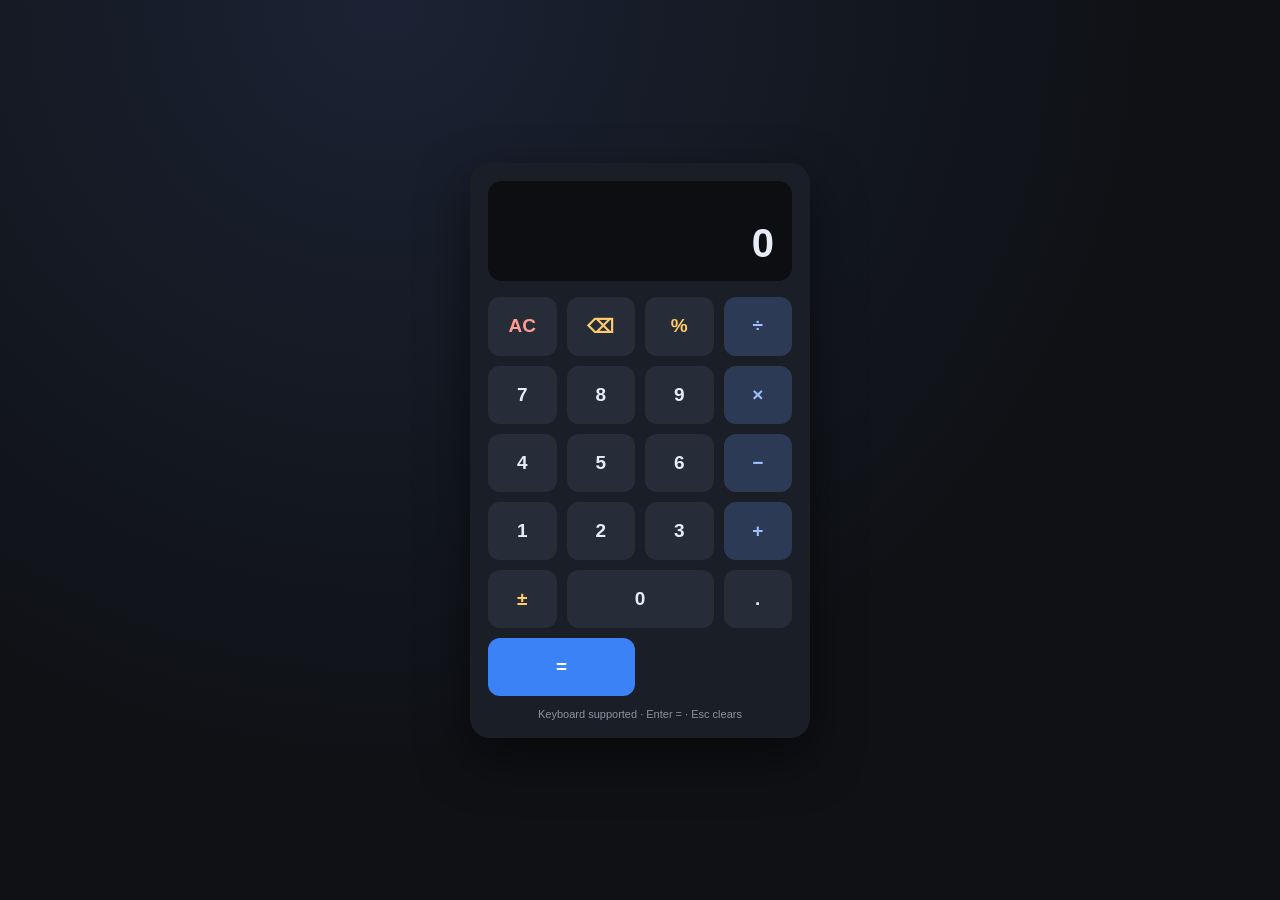
<file: static/downloads/calculator.html>
<!DOCTYPE html>
<html lang="en">
<head>
<meta charset="UTF-8">
<meta name="viewport" content="width=device-width, initial-scale=1.0">
<title>Calculator</title>
<style>
  :root {
    --bg: #0f1115;
    --panel: #1a1e26;
    --key: #262c38;
    --key-hover: #323a49;
    --op: #2d3a55;
    --eq: #3b82f6;
    --eq-hover: #2f6fd6;
    --accent: #e6edf7;
    --muted: #8b93a3;
    --danger: #b4534b;
  }
  * { box-sizing: border-box; }
  body {
    margin: 0;
    min-height: 100vh;
    display: grid;
    place-items: center;
    background: radial-gradient(circle at 30% 0%, #1b2233, var(--bg) 60%);
    font-family: -apple-system, BlinkMacSystemFont, "Segoe UI", Roboto, Helvetica, Arial, sans-serif;
    color: var(--accent);
  }
  .calc {
    width: 340px;
    background: var(--panel);
    border-radius: 20px;
    padding: 18px;
    box-shadow: 0 20px 50px rgba(0,0,0,.5);
  }
  .screen {
    background: #0c0e12;
    border-radius: 14px;
    padding: 16px 18px;
    text-align: right;
    margin-bottom: 16px;
    min-height: 88px;
    display: flex;
    flex-direction: column;
    justify-content: flex-end;
    overflow: hidden;
  }
  .history {
    font-size: 14px;
    color: var(--muted);
    min-height: 18px;
    white-space: nowrap;
    overflow: hidden;
    text-overflow: ellipsis;
    direction: ltr;
  }
  .display {
    font-size: 40px;
    font-weight: 600;
    line-height: 1.1;
    margin-top: 6px;
    white-space: nowrap;
    overflow: hidden;
    text-overflow: ellipsis;
    direction: ltr;
  }
  .keys {
    display: grid;
    grid-template-columns: repeat(4, 1fr);
    gap: 10px;
  }
  button {
    border: 0;
    border-radius: 12px;
    padding: 18px 0;
    font-size: 19px;
    font-weight: 600;
    color: var(--accent);
    background: var(--key);
    cursor: pointer;
    transition: background .12s ease, transform .05s ease;
    user-select: none;
  }
  button:hover { background: var(--key-hover); }
  button:active { transform: scale(.96); }
  .fn { color: #ffcb6b; }
  .op { background: var(--op); color: #9ec1ff; }
  .op:hover { background: #37476a; }
  .eq {
    background: var(--eq);
    grid-column: span 2;
    color: #fff;
  }
  .eq:hover { background: var(--eq-hover); }
  .zero { grid-column: span 2; }
  .clr { color: #ff9b93; }
  .hint {
    text-align: center;
    color: var(--muted);
    font-size: 11px;
    margin-top: 12px;
  }
</style>
</head>
<body>
  <div class="calc">
    <div class="screen">
      <div class="history" id="history"></div>
      <div class="display" id="display">0</div>
    </div>
    <div class="keys" id="keys">
      <button class="fn clr" data-action="clear">AC</button>
      <button class="fn" data-action="backspace">⌫</button>
      <button class="fn" data-action="percent">%</button>
      <button class="op" data-op="/">÷</button>

      <button data-num="7">7</button>
      <button data-num="8">8</button>
      <button data-num="9">9</button>
      <button class="op" data-op="*">×</button>

      <button data-num="4">4</button>
      <button data-num="5">5</button>
      <button data-num="6">6</button>
      <button class="op" data-op="-">−</button>

      <button data-num="1">1</button>
      <button data-num="2">2</button>
      <button data-num="3">3</button>
      <button class="op" data-op="+">+</button>

      <button class="fn" data-action="sign">±</button>
      <button class="zero" data-num="0">0</button>
      <button data-action="dot">.</button>
      <button class="eq" data-action="equals">=</button>
    </div>
    <div class="hint">Keyboard supported · Enter = · Esc clears</div>
  </div>

<script>
(function () {
  "use strict";

  var display = document.getElementById("display");
  var historyEl = document.getElementById("history");

  // state
  var current = "0";     // the number being typed
  var stored = null;     // { value: number, op: string }
  var lastResult = null; // for repeated "="

  function formatNumber(n) {
    if (!isFinite(n)) return "Error";
    // avoid floating point noise, keep up to 12 significant digits
    var s = parseFloat(n.toPrecision(12)).toString();
    if (s.indexOf("e") >= 0) return s;
    return s;
  }

  function render() {
    display.textContent = current;
    historyEl.textContent = stored ? formatNumber(stored.value) + " " + prettyOp(stored.op) : "";
  }

  function prettyOp(op) {
    return { "+": "+", "-": "−", "*": "×", "/": "÷" }[op] || op;
  }

  function inputDigit(d) {
    if (current === "0") {
      current = d;
    } else if (current === "-0") {
      current = "-" + d;
    } else {
      current += d;
    }
    render();
  }

  function inputDot() {
    if (current.indexOf(".") === -1) current += ".";
    render();
  }

  function toggleSign() {
    if (current.charAt(0) === "-") current = current.slice(1);
    else if (current !== "0") current = "-" + current;
    render();
  }

  function percent() {
    var v = parseFloat(current);
    if (isNaN(v)) return;
    // if we're in the middle of "a + b%", treat b% as a fraction of a
    if (stored && (stored.op === "+" || stored.op === "-")) {
      v = stored.value * v / 100;
    } else {
      v = v / 100;
    }
    current = formatNumber(v);
    render();
  }

  function clearAll() {
    current = "0";
    stored = null;
    lastResult = null;
    render();
  }

  function backspace() {
    if (current.length > 1) {
      current = current.slice(0, -1);
      if (current === "-" || current === "") current = "0";
    } else {
      current = "0";
    }
    render();
  }

  function compute(a, b, op) {
    switch (op) {
      case "+": return a + b;
      case "-": return a - b;
      case "*": return a * b;
      case "/": return b === 0 ? NaN : a / b;
      default: return b;
    }
  }

  function applyOperator(op) {
    var value = parseFloat(current);
    if (isNaN(value)) return;
    if (stored !== null) {
      var result = compute(stored.value, value, stored.op);
      if (isNaN(result) || !isFinite(result)) {
        current = "Error";
        stored = null;
        render();
        return;
      }
      stored = { value: result, op: op };
      current = formatNumber(result);
    } else {
      stored = { value: value, op: op };
      current = "0";
    }
    lastResult = null;
    render();
  }

  function equals() {
    var value = parseFloat(current);
    if (stored !== null) {
      var result = compute(stored.value, value, stored.op);
      if (isNaN(result) || !isFinite(result)) {
        current = "Error";
        stored = null;
        render();
        return;
      }
      historyEl.textContent = formatNumber(stored.value) + " " + prettyOp(stored.op) + " " + formatNumber(value) + " =";
      current = formatNumber(result);
      lastResult = { value: value, op: stored.op };
      stored = null;
      display.textContent = current;
      return;
    }
    // repeat last operation: 5 + 3 = => 8, = => 11
    if (lastResult) {
      var r = compute(parseFloat(current), lastResult.value, lastResult.op);
      current = formatNumber(r);
      render();
    }
  }

  // ---- event wiring ----
  document.getElementById("keys").addEventListener("click", function (e) {
    var btn = e.target.closest("button");
    if (!btn) return;
    handle(btn);
  });

  function handle(btn) {
    if (btn.dataset.num !== undefined) return inputDigit(btn.dataset.num);
    if (btn.dataset.op !== undefined) return applyOperator(btn.dataset.op);
    switch (btn.dataset.action) {
      case "clear": return clearAll();
      case "backspace": return backspace();
      case "percent": return percent();
      case "sign": return toggleSign();
      case "dot": return inputDot();
      case "equals": return equals();
    }
  }

  document.addEventListener("keydown", function (e) {
    var k = e.key;
    if (k >= "0" && k <= "9") { inputDigit(k); e.preventDefault(); }
    else if (k === ".") { inputDot(); e.preventDefault(); }
    else if (k === "+" || k === "-" || k === "*" || k === "/") { applyOperator(k); e.preventDefault(); }
    else if (k === "Enter" || k === "=") { equals(); e.preventDefault(); }
    else if (k === "Backspace") { backspace(); e.preventDefault(); }
    else if (k === "Escape") { clearAll(); e.preventDefault(); }
    else if (k === "%") { percent(); e.preventDefault(); }
  });

  render();
})();
</script>
</body>
</html>
</file>
